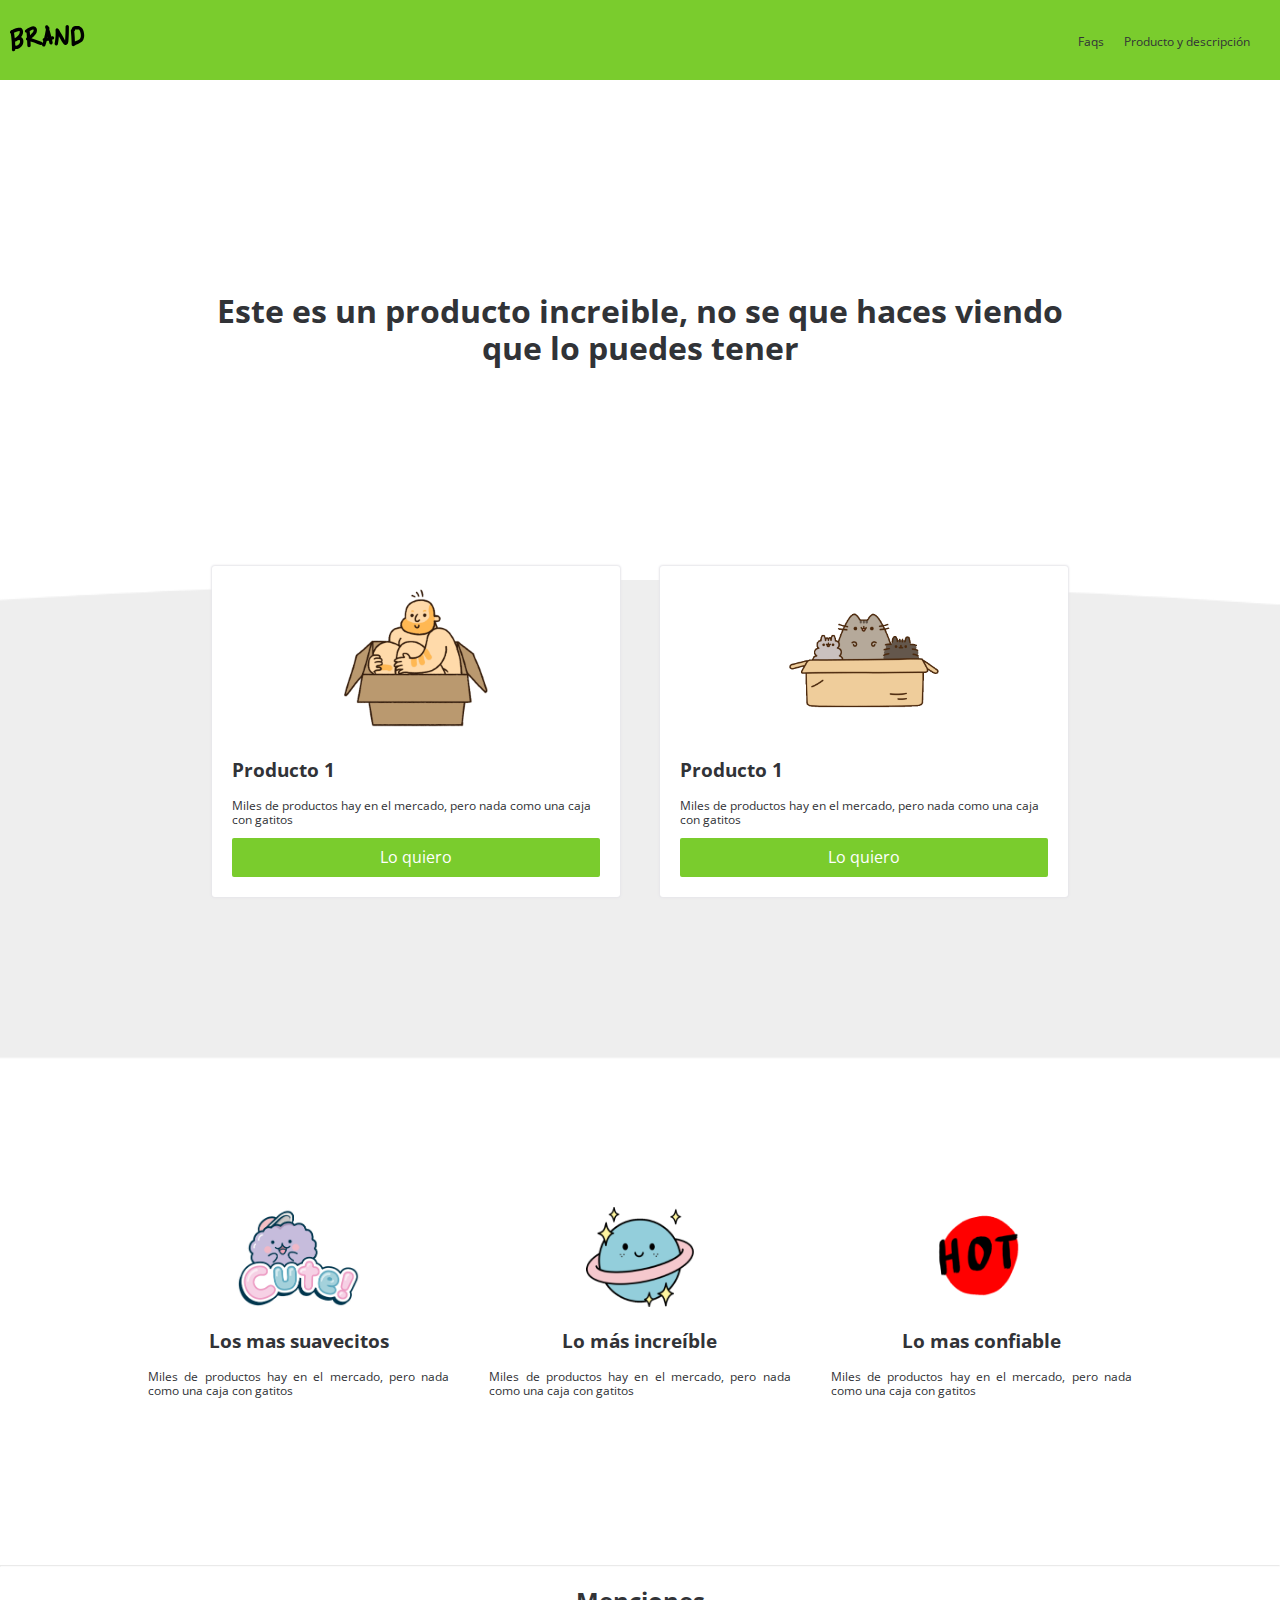
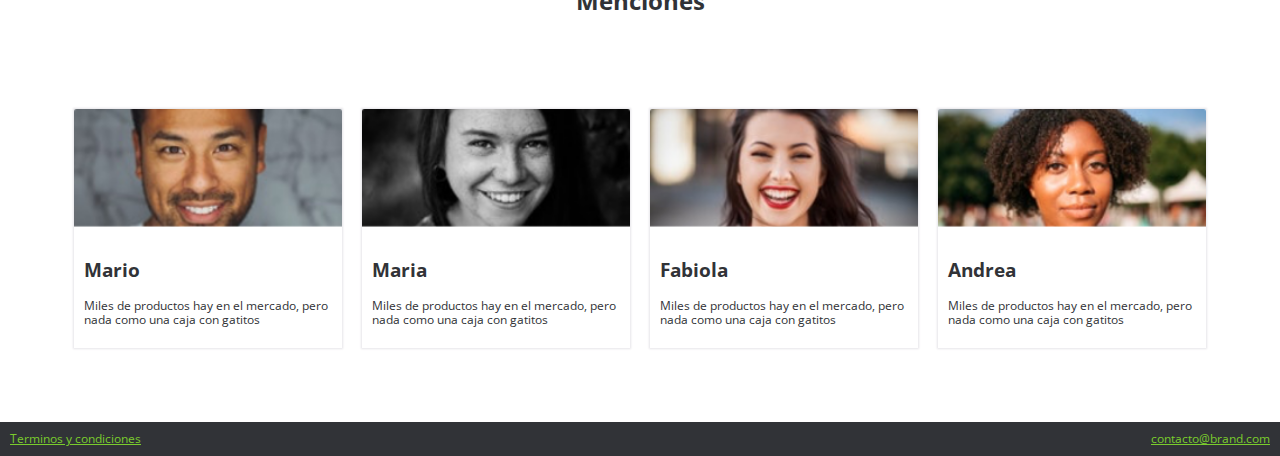
<file: index.html>
<!DOCTYPE html>
<html lang="en">
  <head>
    <meta charset="utf-8">
    <meta name="description" content="Este es un sitio de producto genial">
    <!-- Aqui podemos poner algún framework -->
    
    <!-- Aqui podemos poner algún framework -->
    <link rel="stylesheet" href="css/normalize.css">
    <link rel="stylesheet" href="css/estilos.css">
    <link rel="stylesheet" href="css/mobile.css">
    <link rel="stylesheet" href="css/animations.css">
    <title>BRAND📦</title>

  </head> <!-- Cierra head -->
  <body>
    <nav class="fadeInDown">
      <a href="index.html"><img src="images/logo.png" alt=""></a>
      <ul>
        <li>
          <a href="faqs.html">Faqs</a></li>
        <li>
          <a href="producto.html">Producto y descripción</a></li>
      </ul>
    </nav>
    <h1 class="main_section fadeIn">
      Este es un producto increible, no se que haces viendo que lo puedes tener
    </h1>
    <!-- Inicio productos -->
    <div class="products">
      <div class="product fadeInUp">
        <div class="content">
          <div class="image-product">
            <img src="images/box1.png" alt="">
          </div>
          <h3>Producto 1</h3>
          <p>Miles de productos hay en el mercado, pero nada como una caja con gatitos</p>
          <a href="venta.html">
            <button class="main_btn">
              Lo quiero
            </button>
          </a>
        </div>
      </div>
      <div class="product fadeInUp">
        <div class="content">
          <div class="image-product">
            <img src="images/box2.png" alt="">
          </div>
          <h3>Producto 1</h3>
          <p>Miles de productos hay en el mercado, pero nada como una caja con gatitos</p>
          <a href="venta.html">
            <button class="main_btn">
              Lo quiero
            </button>
          </a>
        </div>
      </div>
    </div>
    <!-- Fin productos -->
    <!-- Inicia beneficios -->
    <div class="beneficios">
      <div class="beneficio">
        <div class="content_beneficio">
          <img src="images/b1.png" alt="">
          <h3>Los mas suavecitos</h3>
          <p class="text_beneficio">
            Miles de productos hay en el mercado, pero nada como una caja con gatitos
          </p>
        </div>
      </div>
      <div class="beneficio">
        <div class="content_beneficio">
          <img src="images/b2.png" alt="">
          <h3>Lo más increíble</h3>
          <p class="text_beneficio">
            Miles de productos hay en el mercado, pero nada como una caja con gatitos
          </p>
        </div>
      </div>
      <div class="beneficio">
        <div class="content_beneficio">
          <img src="images/b3.png" alt="">
          <h3>Lo mas confiable</h3>
          <p class="text_beneficio">
            Miles de productos hay en el mercado, pero nada como una caja con gatitos
          </p>
        </div>
      </div>
    </div>
    <!-- Fin beneficios -->
    <hr>
    <!-- Inicia menciones -->
    <h2 class="mention_title">Menciones</h2>
    <div class="mentions">
      <div class="mention">
        <div class="content_mention">
          <img src="images/p1.png" alt="">
          <div class="text">
            <h3>Mario</h3>
            <p>Miles de productos hay en el mercado, pero nada como una caja con gatitos</p>
          </div>
        </div>
      </div>
      <div class="mention">
        <div class="content_mention">
          <img src="images/p2.png" alt="">
          <div class="text">
            <h3>Maria</h3>
            <p>Miles de productos hay en el mercado, pero nada como una caja con gatitos</p>
          </div>
        </div>
      </div>
      <div class="mention">
        <div class="content_mention">
          <img src="images/p3.png" alt="">
          <div class="text">
            <h3>Fabiola</h3>
            <p>Miles de productos hay en el mercado, pero nada como una caja con gatitos</p>
          </div>
        </div>
      </div>
      <div class="mention">
        <div class="content_mention">
          <img src="images/p4.png" alt="">
          <div class="text">
            <h3>Andrea</h3>
            <p>Miles de productos hay en el mercado, pero nada como una caja con gatitos</p>
          </div>
        </div>
      </div>
    </div>
    <!-- Fin de menciones -->
    <!-- Inicio de footer -->
    <footer>
      <div class="option contact"><a href="terms.html">Terminos y condiciones</a></div>
      <div class="option contact"><a href="mailto:contacto@brand.com">contacto@brand.com</a></div>
    </footer>
    <!-- Fin de Footer -->

    <!-- Script -->
    <script src="scripts/script.js"></script>
  </body> <!-- Cierra body -->
</html> <!-- Cierra html -->
</file>
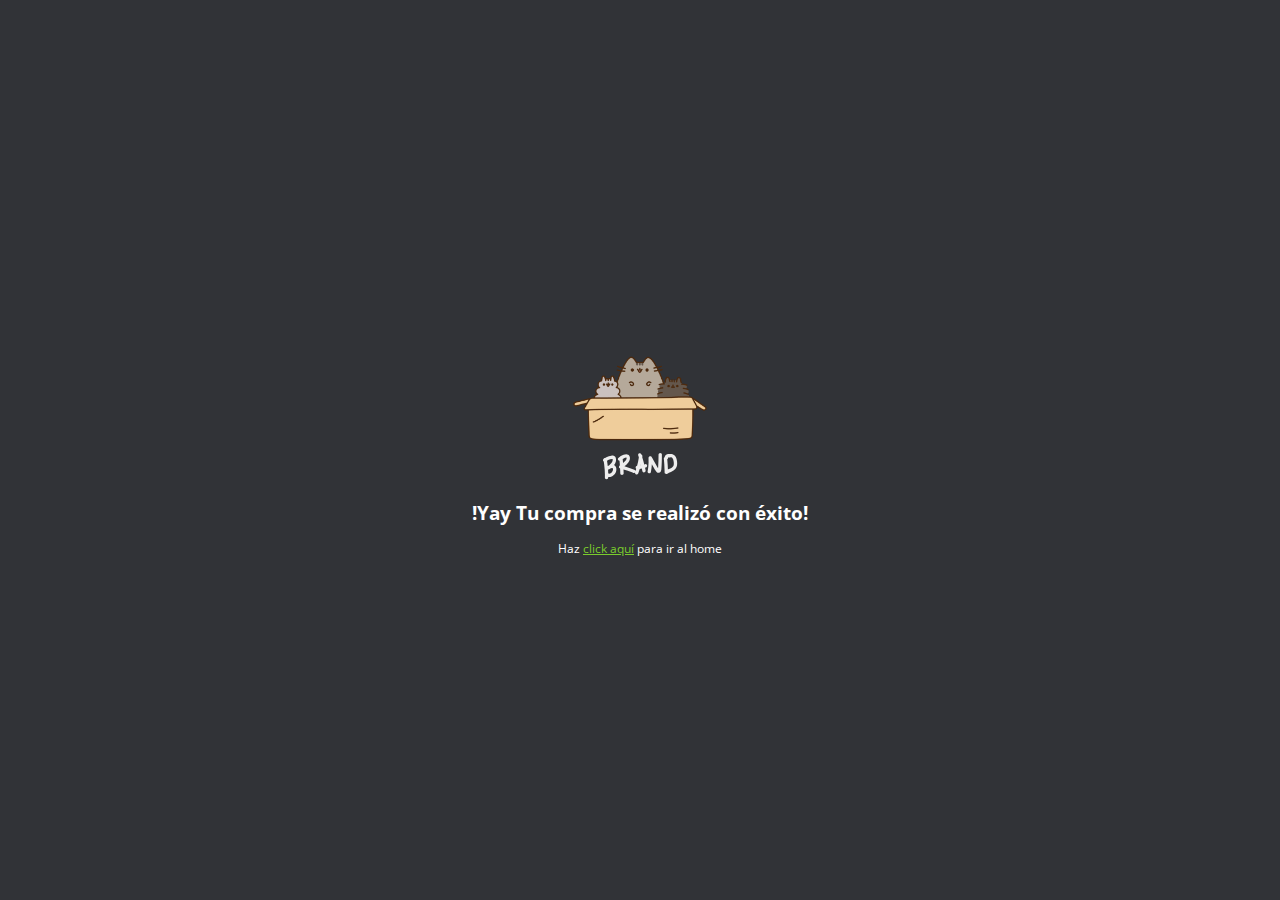
<file: exito.html>
<!DOCTYPE html>
<html lang="es">
<head>
    <meta charset="UTF-8">
    <meta name="viewport" content="width=device-width, initial-scale=1.0">
    <meta http-equiv="X-UA-Compatible" content="ie=edge">
    <link rel="stylesheet" href="css/normalize.css">
    <link rel="stylesheet" href="css/estilos.css">
    <link rel="stylesheet" href="css/animations.css">
    <link rel="stylesheet" href="css/paypal.css">
    <title>Exito</title>
</head>
<body>

    <div class="content_paypal">
        <img src="images/box_brand.png" alt="">
        <h3>!Yay Tu compra se realizó con éxito!</h3>
        <p>Haz <a href="index.html">click aquí</a> para ir al home</p>
    </div>

</body>
</html>
</file>
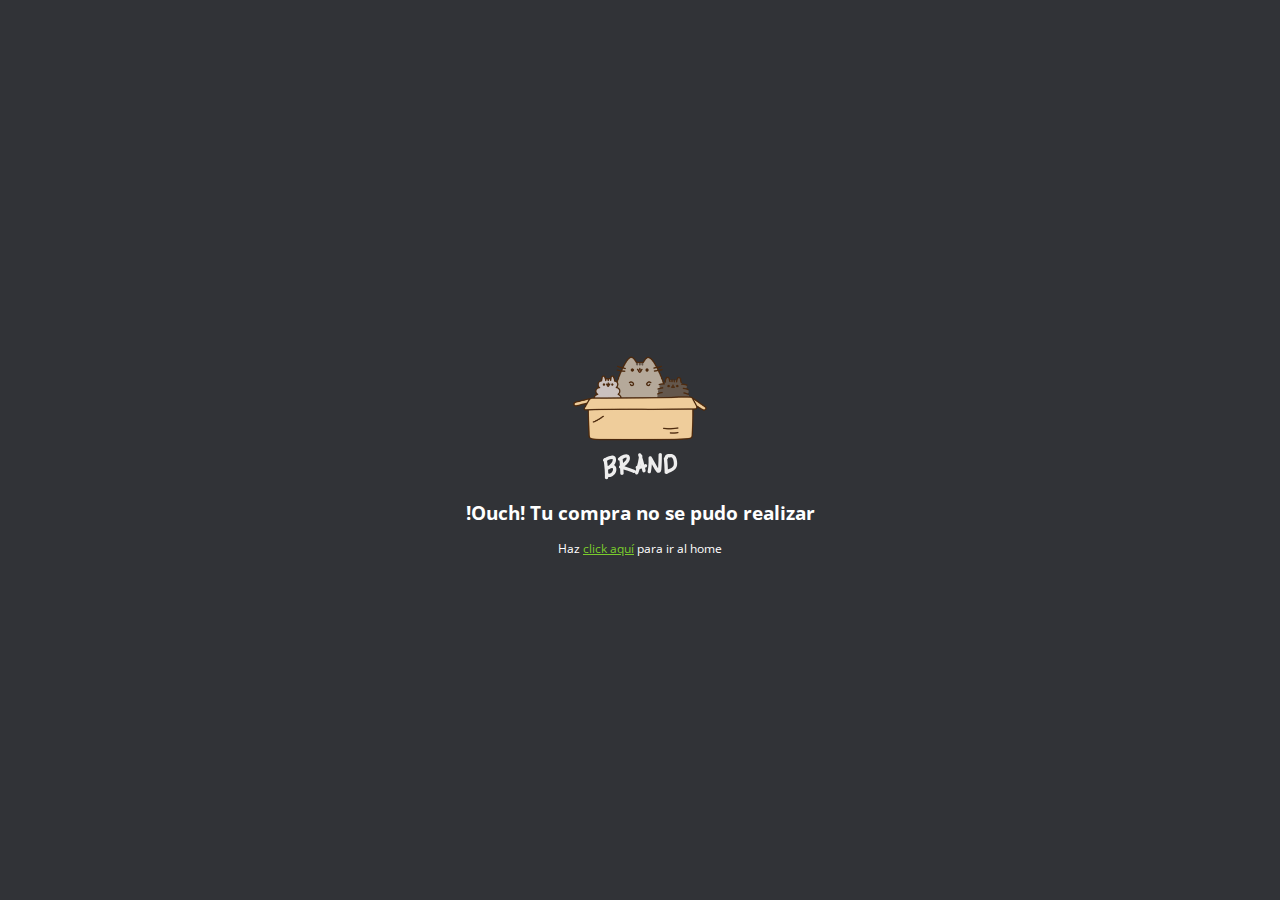
<file: falla.html>
<!DOCTYPE html>
<html lang="es">
<head>
    <meta charset="UTF-8">
    <meta name="viewport" content="width=device-width, initial-scale=1.0">
    <meta http-equiv="X-UA-Compatible" content="ie=edge">
    <link rel="stylesheet" href="css/normalize.css">
    <link rel="stylesheet" href="css/estilos.css">
    <link rel="stylesheet" href="css/animations.css">
    <link rel="stylesheet" href="css/paypal.css">
    <title>Exito</title>
</head>
<body>

    <div class="content_paypal">
        <img src="images/box_brand.png" alt="">
        <h3>!Ouch! Tu compra no se pudo realizar</h3>
        <p>Haz <a href="index.html">click aquí</a> para ir al home</p>
    </div>

</body>
</html>
</file>
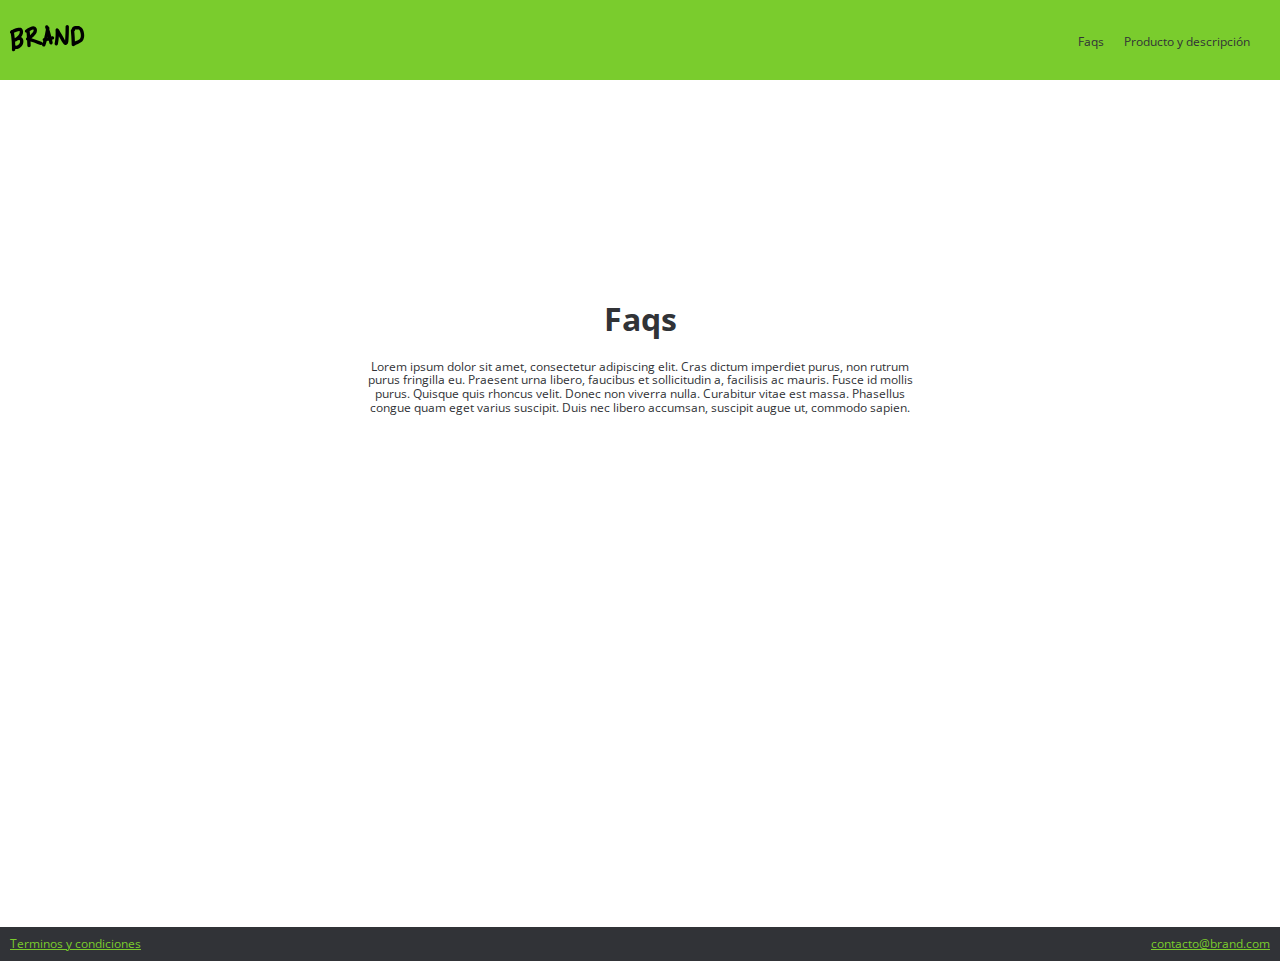
<file: faqs.html>
<!DOCTYPE html>
<html lang="en">
<head>
    <meta charset="UTF-8">
    <meta name="viewport" content="width=device-width, initial-scale=1.0">
    <meta http-equiv="X-UA-Compatible" content="ie=edge">
    <link rel="stylesheet" href="css/normalize.css">
    <link rel="stylesheet" href="css/estilos.css">
    <link rel="stylesheet" href="css/mobile.css">
    <link rel="stylesheet" href="css/animations.css">
    <title>Faqs</title>
</head>
<body>

    <nav class="fadeInDown">
        <a href="index.html"><img src="images/logo.png" alt=""></a>
        <ul>
          <li>
            <a href="#">Faqs</a></li>
          <li>
            <a href="producto.html">Producto y descripción</a></li>
        </ul>
    </nav>

    <div class="faqs">
        <h1>Faqs</h1>
        <p>
            Lorem ipsum dolor sit amet, consectetur adipiscing elit. Cras dictum imperdiet purus, non rutrum <br>
            purus fringilla eu. Praesent urna libero, faucibus et sollicitudin a, facilisis ac mauris. Fusce id mollis <br>
            purus. Quisque quis rhoncus velit. Donec non viverra nulla. Curabitur vitae est massa. Phasellus <br>
            congue quam eget varius suscipit. Duis nec libero accumsan, suscipit augue ut, commodo sapien.
        </p>
    </div>

    <footer>
        <div class="option contact"><a href="terms.html">Terminos y condiciones</a></div>
        <div class="option contact"><a href="mailto:contacto@brand.com">contacto@brand.com</a></div>
      </footer>
</body>
</html>
</file>
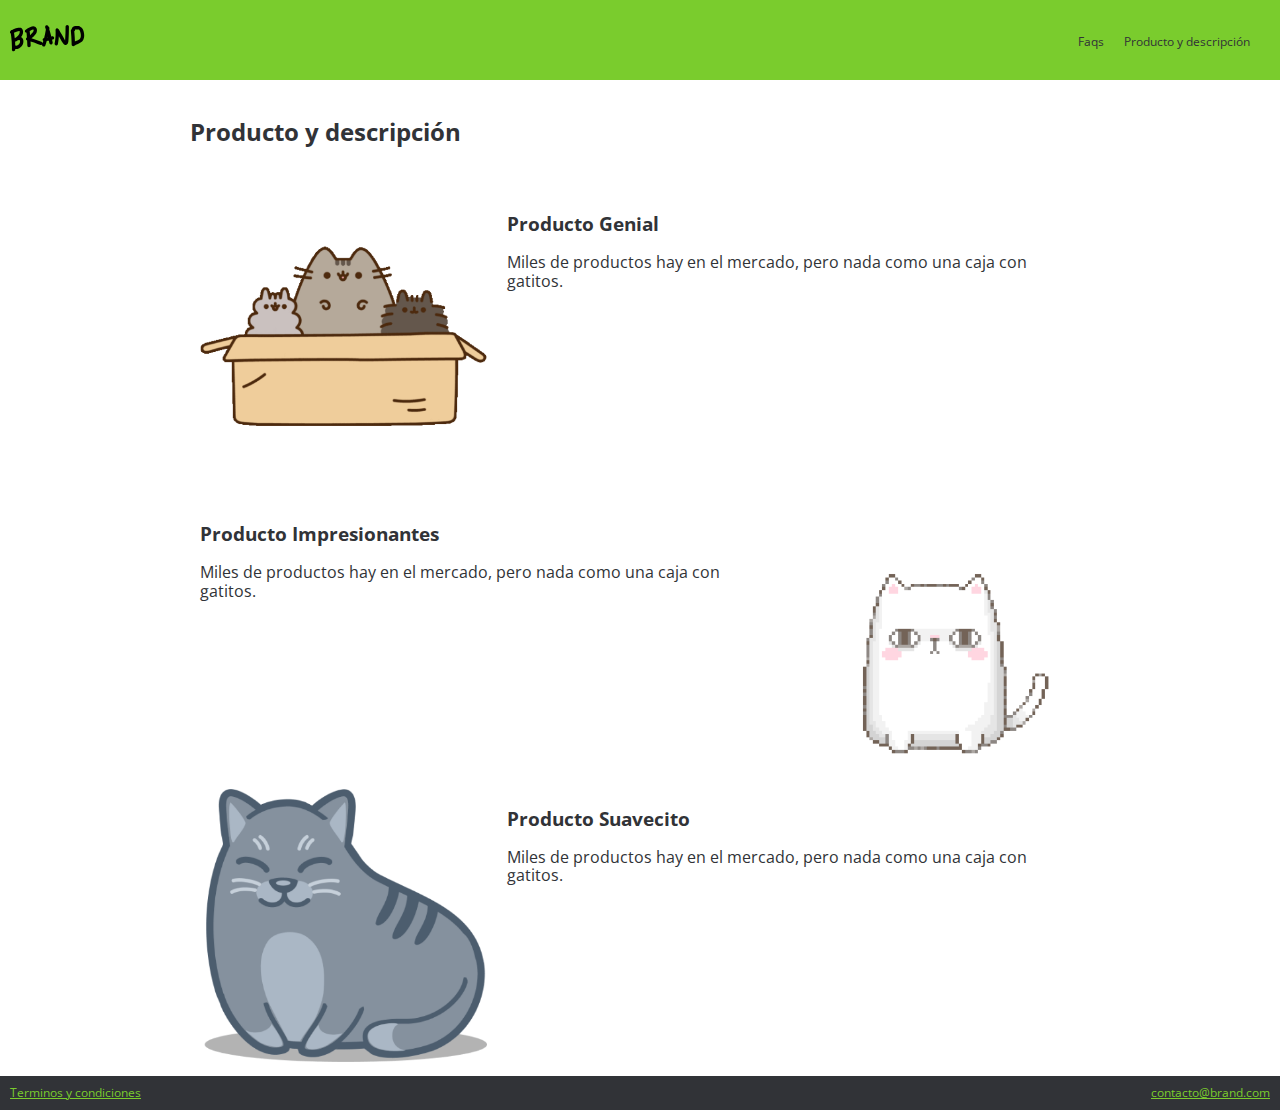
<file: producto.html>
<!DOCTYPE html>
<html lang="en">
  <head>
    <meta charset="utf-8">
    <meta name="description" content="Este es un sitio de producto genial">
    <link rel="stylesheet" href="css/normalize.css">
    <link rel="stylesheet" href="css/estilos.css">
    <link rel="stylesheet" href="css/animations.css">
    <link rel="stylesheet" href="css/grid.css">
    <title>BRAND📦</title>

  </head> <!-- Cierra head -->
  <body>
    <nav>
      <a href="index.html"><img src="images/logo.png" alt=""></a>
      <ul>
        <li>
          <a href="faqs.html">Faqs</a></li>
        <li>
          <a href="#">Producto y descripción</a></li>
      </ul>
    </nav>

    <!-- Empiezan beneficios -->

    <div class="container fadeIn">
      <br>
      <h2>Producto y descripción</h2>
      <br>
      <div class="row">
        <div class="col-4">
          <img src="images/ben1.png" alt="">
        </div>
        <div class="col-8">
          <h3>Producto Genial</h3>
          Miles de productos hay en el mercado, pero nada como una caja con gatitos.
        </div>
      </div>
      <div class="row">
        <div class="col-4 no-desk">
          <img src="images/ben2.png" alt="">
        </div>
        <div class="col-8">
          <h3>Producto Impresionantes</h3>
          Miles de productos hay en el mercado, pero nada como una caja con gatitos.
        </div>
        <div class="col-4 no-mobile">
          <img src="images/ben2.png" alt="">
        </div>
      </div>
      <div class="row">
        <div class="col-4">
          <img src="images/ben3.png" alt="">
        </div>
        <div class="col-8">
          <h3>Producto Suavecito</h3>
          Miles de productos hay en el mercado, pero nada como una caja con gatitos.
        </div>
      </div>
    </div>
    <!-- Empiezan beneficios -->



    <!-- Inicio de footer -->
    <footer>
      <div class="option contact"><a href="terms.html">Terminos y condiciones</a></div>
      <div class="option contact"><a href="mailto:contacto@brand.com">contacto@brand.com</a></div>
    </footer>
    <!-- Fin de Footer -->

    <!-- Script -->
    <script src="scripts/script.js"></script>
  </body> <!-- Cierra body -->
</html> <!-- Cierra html -->
</file>
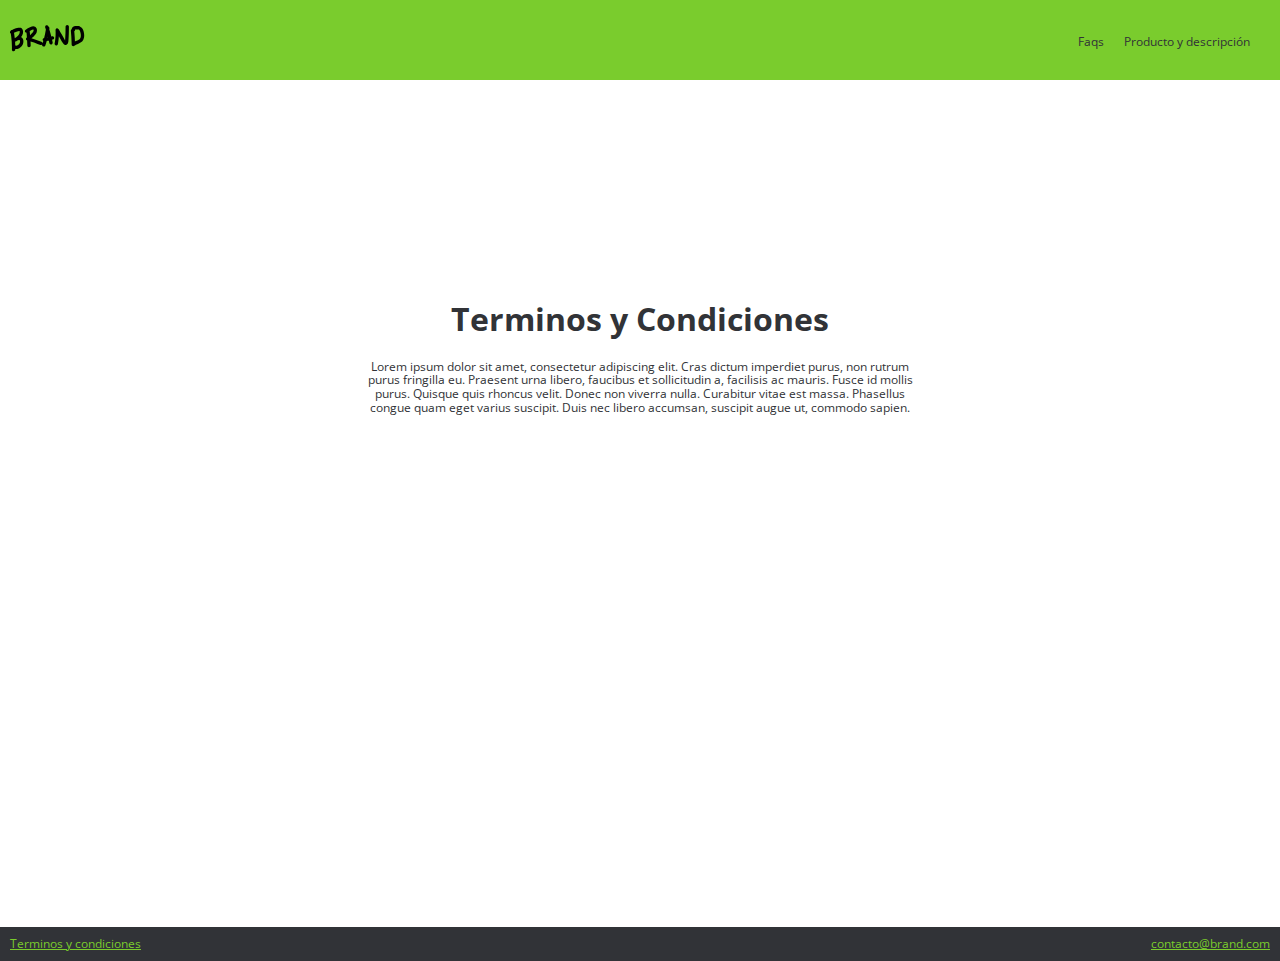
<file: terms.html>
<!DOCTYPE html>
<html lang="en">
<head>
    <meta charset="UTF-8">
    <meta name="viewport" content="width=device-width, initial-scale=1.0">
    <meta http-equiv="X-UA-Compatible" content="ie=edge">
    <link rel="stylesheet" href="css/normalize.css">
    <link rel="stylesheet" href="css/estilos.css">
    <link rel="stylesheet" href="css/mobile.css">
    <link rel="stylesheet" href="css/animations.css">
    <title>Faqs</title>
</head>
<body>

    <nav class="fadeInDown">
        <a href="index.html"><img src="images/logo.png" alt=""></a>
        <ul>
          <li>
            <a href="faqs.html">Faqs</a></li>
          <li>
            <a href="producto.html">Producto y descripción</a></li>
        </ul>
    </nav>

    <div class="faqs">
        <h1>Terminos y Condiciones</h1>
        <p>
            Lorem ipsum dolor sit amet, consectetur adipiscing elit. Cras dictum imperdiet purus, non rutrum <br>
            purus fringilla eu. Praesent urna libero, faucibus et sollicitudin a, facilisis ac mauris. Fusce id mollis <br>
            purus. Quisque quis rhoncus velit. Donec non viverra nulla. Curabitur vitae est massa. Phasellus <br>
            congue quam eget varius suscipit. Duis nec libero accumsan, suscipit augue ut, commodo sapien.
        </p>
    </div>

    <footer>
        <div class="option contact"><a href="terms.html">Terminos y condiciones</a></div>
        <div class="option contact"><a href="mailto:contacto@brand.com">contacto@brand.com</a></div>
      </footer>
</body>
</html>
</file>
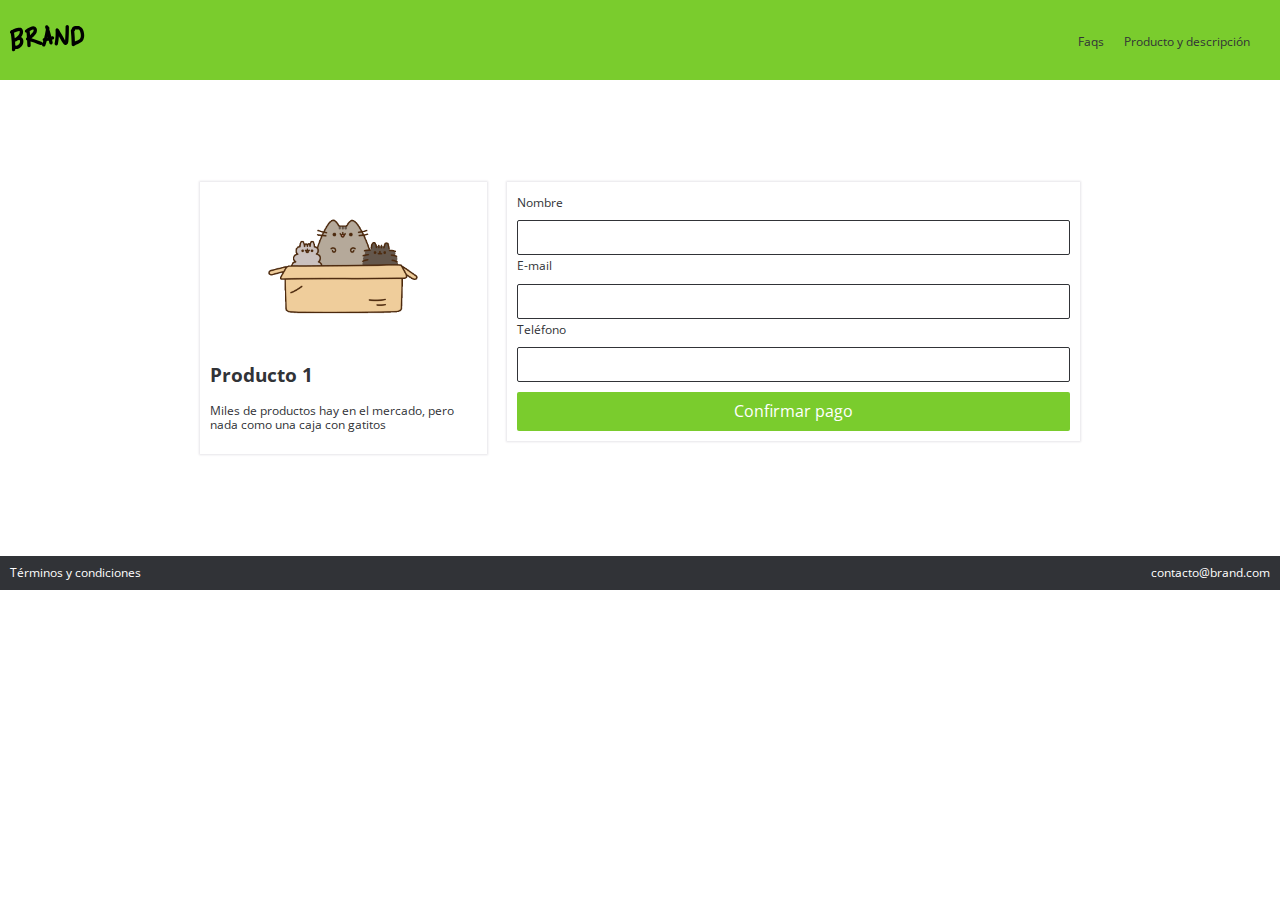
<file: venta.html>
<!DOCTYPE html>
<html lang="en">
  <head>
    <meta charset="utf-8">
    <meta name="description" content="Este es un sitio de producto genial">
    <link rel="stylesheet" href="css/normalize.css">
    <link rel="stylesheet" href="css/estilos.css">
    <link rel="stylesheet" href="css/animations.css">
    <link rel="stylesheet" href="css/grid.css">
    <title>BRAND📦</title>

  </head> <!-- Cierra head -->
  <body>
    <nav>
      <a href="index.html"><img src="images/logo.png" alt=""></a>
      <ul>
        <li>
          <a href="faqs.html">Faqs</a></li>
        <li>
          <a href="producto.html">Producto y descripción</a></li>
      </ul>
    </nav>

    <!-- Empiezan Formulario Venta -->
    <br>
    <br>
    <br>
    <br>
    <br>
    <div class="container">

      <div class="row">
        <div class="col-4">
          <div class="modulo_pago">
            <div class="modulo_pago_images">
              <img src="images/box2.png" alt="">
            </div>
            <h3>
              Producto 1
            </h3>
            <p>
              Miles de productos hay en el mercado, pero nada como una caja con gatitos
            </p>
          </div>
        </div>
        <div class="col-8">
          <div class="modulo_pago">
            <form action="https://www.paypal.com/cgi-bin/webscr?cmd=_s-xclick&hosted_button_id=WVZ77PBHG4R74" method="post">
              <label for="name">Nombre</label>
              <br>
              <input type="text" placeholder="" name="name" class="data">
              <br>
              <label for="email">E-mail</label>
              <br>
              <input type="text" placeholder="" name="email" class="data">
              <br>
              <label for="phone">Teléfono</label>
              <br>
              <input type="text" placeholder="" name="phone" class="data">
              <input type="submit" name="submit" value="Confirmar pago" class="main_btn">
            </form>
          </div>
        </div>
      </div>

    </div>
    <br>
    <br>
    <br>
    <br>
    <br>


    <!-- Empiezan Formulario beneficios -->

    <!-- Inicio de footer -->
    <footer>
      <div class="option">Términos y condiciones</div>
      <div class="option">contacto@brand.com</div>
    </footer>
    <!-- Fin de Footer -->

    <!-- Script -->
    <script src="scripts/script.js"></script>
  </body> <!-- Cierra body -->
</html> <!-- Cierra html -->
</file>
<file: css/estilos.css>
/*
#  ·················
#  ··_______________
#  ·/·___/·___/·___/
#  /·/__(__··|__··)·
#  \___/____/____/··
#  ·················
*/
@import url('https://fonts.googleapis.com/css?family=Open+Sans:400,700');
/*------ Variables */
:root{
  /*------ Colores */
  --green-color: #7ACC2D;
  --black-color: #313337;
  --white-color: white;
  /*------ Tipografía */
  --normal:12px;
  /*------ Espaciado */
  --space:10px;
  --space-2:20px;
  /*------ Box shadow*/
  --box:0px 0 2px 1px #e6e5e9;
}

/* -------------------------------------------  */
html, body{
  margin:0;
  padding: 0;
  font-family: 'Open Sans', sans-serif;
  color: var(--black-color);
}

p, label {
  font-size: var(--normal);
}

nav{
  display: flex;
  justify-content: space-between;
  align-items: center;
  padding: var(--space);
  min-height: 60px;
  background-color: var(--green-color);
}

nav a{
  text-decoration: none;
  color: var(--black-color);
  font-size: var(--normal);
}

nav a:hover{
  color: var(--white-color);
}

nav ul {
  display: flex;
}

nav ul li{
  padding-right: 20px;
  list-style: none;
}

hr{
  opacity: .2;
}

/* ------------------------------------------- MAIN SECTION */

.main_section{
  text-align: center;
  padding: 15%;
}

/* -------------------------------------------  PRODUCTOS */

.products{
  background-image: url("../images/curve.png");
  padding: 15%;
  background-position: center top;
  background-repeat: no-repeat;
  display: flex;
  height: 95px;
  background-size: cover;

}

.product{
  padding: 20px;
  margin-top: -226px;
}

.image-product{
  text-align: center;
}

.content{
  padding: 20px;
  background: var(--white-color);
  border-radius: 3px;
  box-shadow: 0px 0 2px 1px #e6e5e9;
}

.main_btn{
  padding: var(--space);
  background-color: var(--green-color);
  width: 100%;
  border: 0px;
  border-radius: 2px;
  cursor: pointer;
  color: var(--white-color);
}
.main_btn:hover{
  background-color: #63a426;
}

/* Beneficios */
.beneficios{
  padding: 10%;
  display: flex;
}

.beneficio{
  text-align: center;
  padding: 20px;
}

.beneficio img{
  max-height: 100px
}

.text_beneficio{
  text-align: justify;
}

/* Mentions */
.mentions{
  display: flex;
  padding: 5%;
}
.mention img{
  width: 100%;
}
h2.mention_title{
  text-align: center;
}
.mention{
  padding: var(--space);
}
.content_mention{
  box-shadow: 0px 0 2px 1px #e6e5e9;
}
.mention .text{
  padding: var(--space);
}
/* ------------------------------------------- Venta */

.modulo_pago{
background-color:var(--white-color);
box-shadow: var(--box);
padding:var(--space);
}

.modulo_pago_images{
  max-width: 150px;
  text-align: center;
  width: 100%;
  margin:auto;
}

.data {
  margin-top: var(--space);
  width: 100%;
  height: 35px;
  border-radius: 2px;
  border: 1px solid var(--black-color);
  box-sizing: border-box ;
}

.modulo_pago .main_btn {
  margin-top: var(--space);
}

/* ------------------------------------------- Faqs */

.faqs {
  background-color: var(--white-color);
  text-align: center;
  color: var(--black-color);
  justify-content: center;
  align-items: center;
  padding-top: 200px;
  padding-bottom: 500px;
}

/* ------------------------------------------- Footer */
footer{
  display: flex;
  justify-content: space-between;
  font-size: var(--normal);
  background-color: var(--black-color);
  padding: var(--space);
  color: var(--white-color);
}

.contact a{
  color: var(--green-color);
}
</file>
<file: css/mobile.css>
/*
#  ····················__····_·__···
#  ···____·___··____··/·/_··(_)·/__·
#  ··/·__·`__·\/·__·\/·__·\/·/·/·_·\
#  ·/·/·/·/·/·/·/_/·/·/_/·/·/·/··__/
#  /_/·/_/·/_/\____/_.___/_/_/\___/·
#  ································· */

@media (max-width: 650px) {

  .main_section{
    padding: 5%;
  }
  .products{
    display: block;
    height: auto;
    padding: 5%;
  }
  .product{
    margin-top: auto;
  }
  .beneficios{
    display: initial;
  }
  .mentions{
    display: initial;
  }
}
</file>
<file: css/animations.css>
/*
#  ···············_·················__··_·················
#  ··____·_____··(_)___·___··____·_/·/_(_)___··____··_____
#  ·/·__·`/·__·\/·/·__·`__·\/·__·`/·__/·/·__·\/·__·\/·___/
#  /·/_/·/·/·/·/·/·/·/·/·/·/·/_/·/·/_/·/·/_/·/·/·/·(__··)·
#  \__,_/_/·/_/_/_/·/_/·/_/\__,_/\__/_/\____/_/·/_/____/··
#  ·······················································
*/
/* https://daneden.github.io/animate.css/ */

.fadeIn{
  -webkit-animation-duration: 4s;
  animation-duration: 4s;
  -webkit-animation-fill-mode: both;
  animation-fill-mode: both;
  -webkit-animation-name: fadeIn;
  animation-name: fadeIn;
}

@keyframes fadeIn{
  from{
    opacity: 0;
  }
  to{
    opacity: 1;
  }
}

.fadeInDown{
  -webkit-animation-duration: 1s;
  animation-duration: 1s;
  -webkit-animation-fill-mode: both;
  animation-fill-mode: both;
  -webkit-animation-name: fadeInDown;
  animation-name: fadeInDown;
}

@-webkit-keyframes fadeInDown {
  from {
    opacity: 0;
    -webkit-transform: translate3d(0, -100%, 0);
    transform: translate3d(0, -100%, 0);
  }

  to {
    opacity: 1;
    -webkit-transform: translate3d(0, 0, 0);
    transform: translate3d(0, 0, 0);
  }
}

@keyframes fadeInDown {
  from {
    opacity: 0;
    -webkit-transform: translate3d(0, -100%, 0);
    transform: translate3d(0, -100%, 0);
  }

  to {
    opacity: 1;
    -webkit-transform: translate3d(0, 0, 0);
    transform: translate3d(0, 0, 0);
  }
}



.fadeInUp {
  -webkit-animation-duration: 1s;
  animation-duration: 1s;
  -webkit-animation-fill-mode: both;
  animation-fill-mode: both;
  -webkit-animation-name: fadeInUp;
  animation-name: fadeInUp;
}

@-webkit-keyframes fadeInUp {
  from {
    opacity: 0;
    -webkit-transform: translate3d(0, 100%, 0);
    transform: translate3d(0, 100%, 0);
  }

  to {
    opacity: 1;
    -webkit-transform: translate3d(0, 0, 0);
    transform: translate3d(0, 0, 0);
  }
}

@keyframes fadeInUp {
  from {
    opacity: 0;
    -webkit-transform: translate3d(0, 100%, 0);
    transform: translate3d(0, 100%, 0);
  }

  to {
    opacity: 1;
    -webkit-transform: translate3d(0, 0, 0);
    transform: translate3d(0, 0, 0);
  }
}
</file>
<file: css/paypal.css>
body {
    background-color: var(--black-color);
    text-align: center;
    color: var(--white-color);
    display: flex;
    justify-content: center;
    align-items: center;
    height: 100vh;
}

.content_paypal a {
    color: var(--green-color);
}
</file>
<file: css/grid.css>
.container{
  max-width: 900px;
  margin:auto;
}

/* Valor por columna = 8.3333333333 */

.row{
  display: flex;
}

.col-1{
  width: 8.3333333333%;
}
.col-2{
  width: 16.6666666666%;
}
.col-3{
  width: 24.9999999999%;
}
.col-4{
  width: 33.3333333332%;
}
.col-5{
  width: 41.6666666665%;
}
.col-6{
  width: 49.9999999998%;
}
.col-7{
  width: 58.3333333331%;
}
.col-8{
  width: 66.6666666664%;
}
.col-9{
  width: 74.9999999997%;
}
.col-10{
  width: 83.333333333%;
}
.col-11{
  width: 91.6666666663%;
}
.col-12{
  width: 100%;
}

.col-1,.col-2,.col-3,.col-4,.col-5,.col-6,.col-7,.col-8,.col-9,.col-10,.col-11,.col-12{
  padding: 10px;
}
.col-1 img,.col-2 img,.col-3 img,.col-4 img,.col-5 img,.col-6 img,.col-7 img,.col-8 img,.col-9 img,.col-10 img,.col-11 img,.col-12 img{
  width: 100%;
}

.no-desk{
  display: none;
}

@media (max-width:600px) {
  .container{
    padding: 30px;
  }
  .no-mobile{
    display: none
  }
  .no-desk{
    display: initial;
  }
  .row{
    display: inline;
    padding: 10px;
  }
  .col-1,.col-2,.col-3,.col-4,.col-5,.col-6,.col-7,.col-8,.col-9,.col-10,.col-11,.col-12{
    width: 100%;
    padding: 0px;
  }
}
</file>
